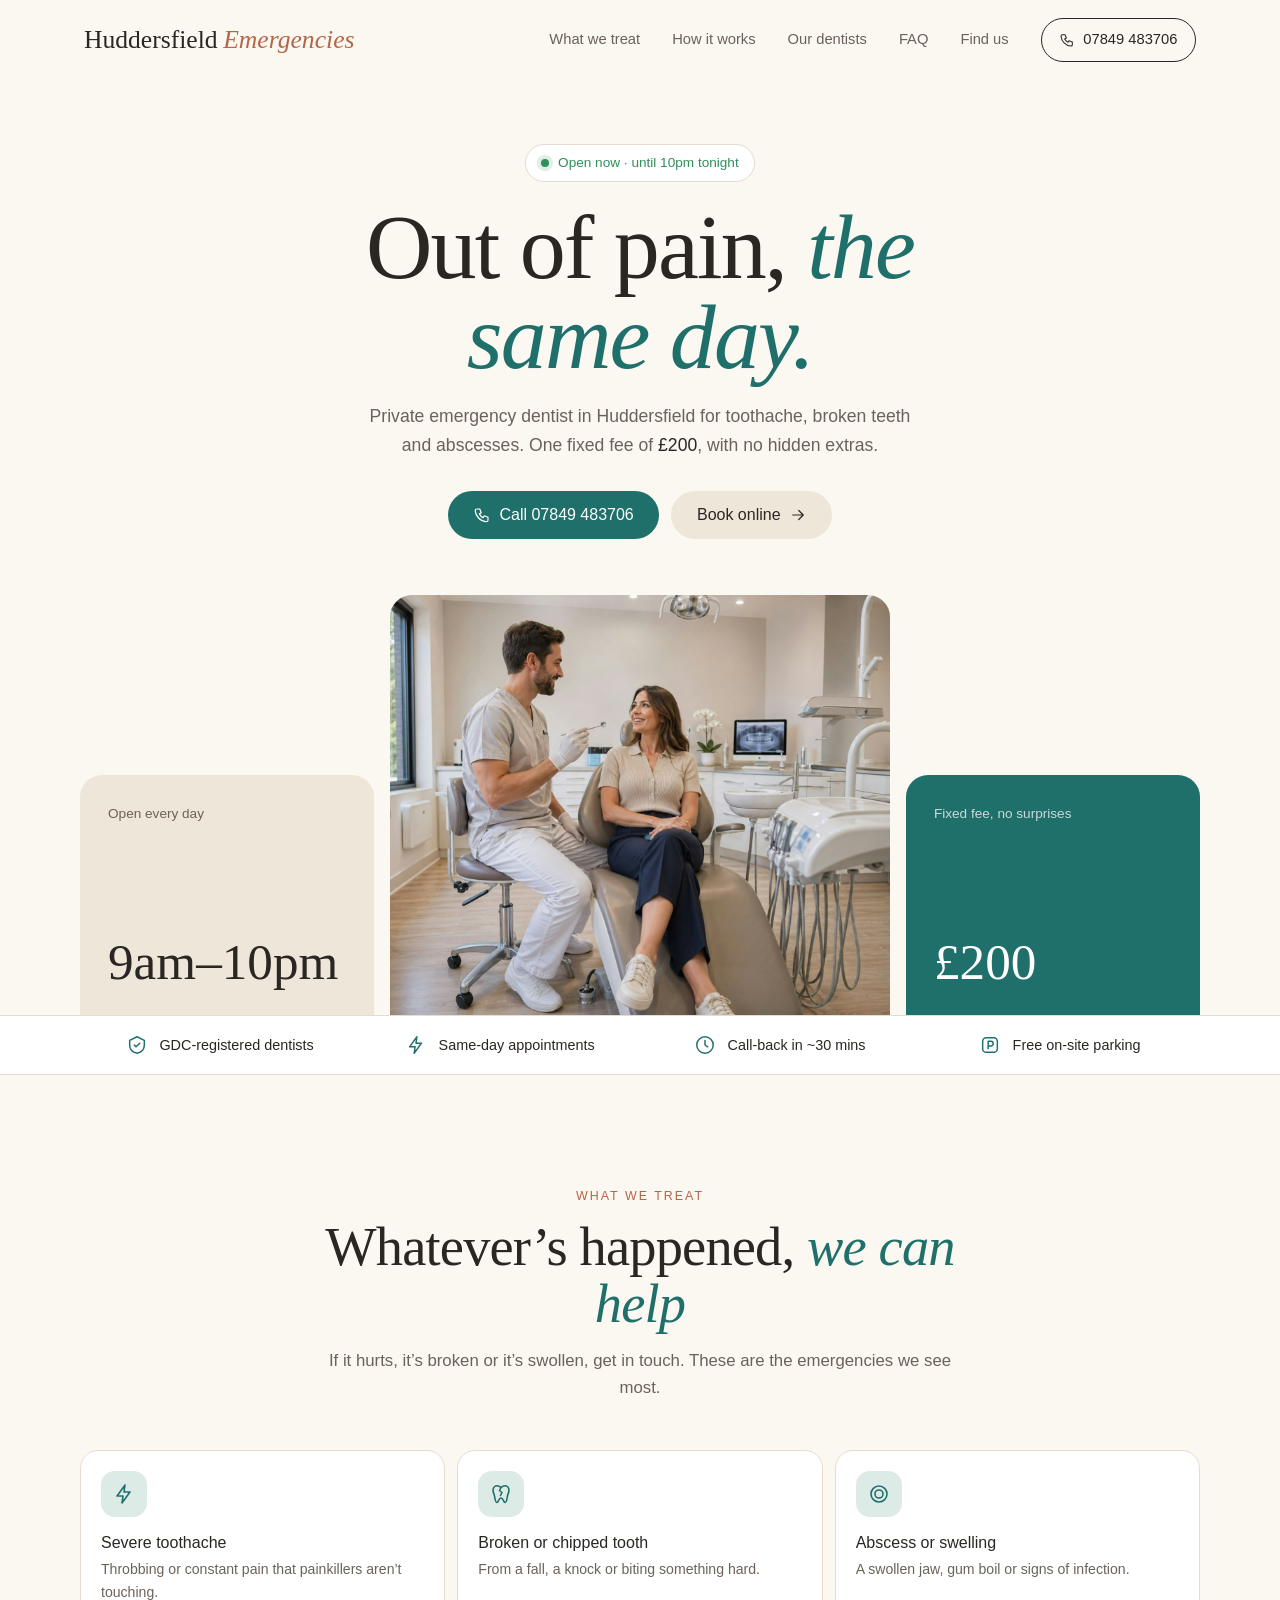
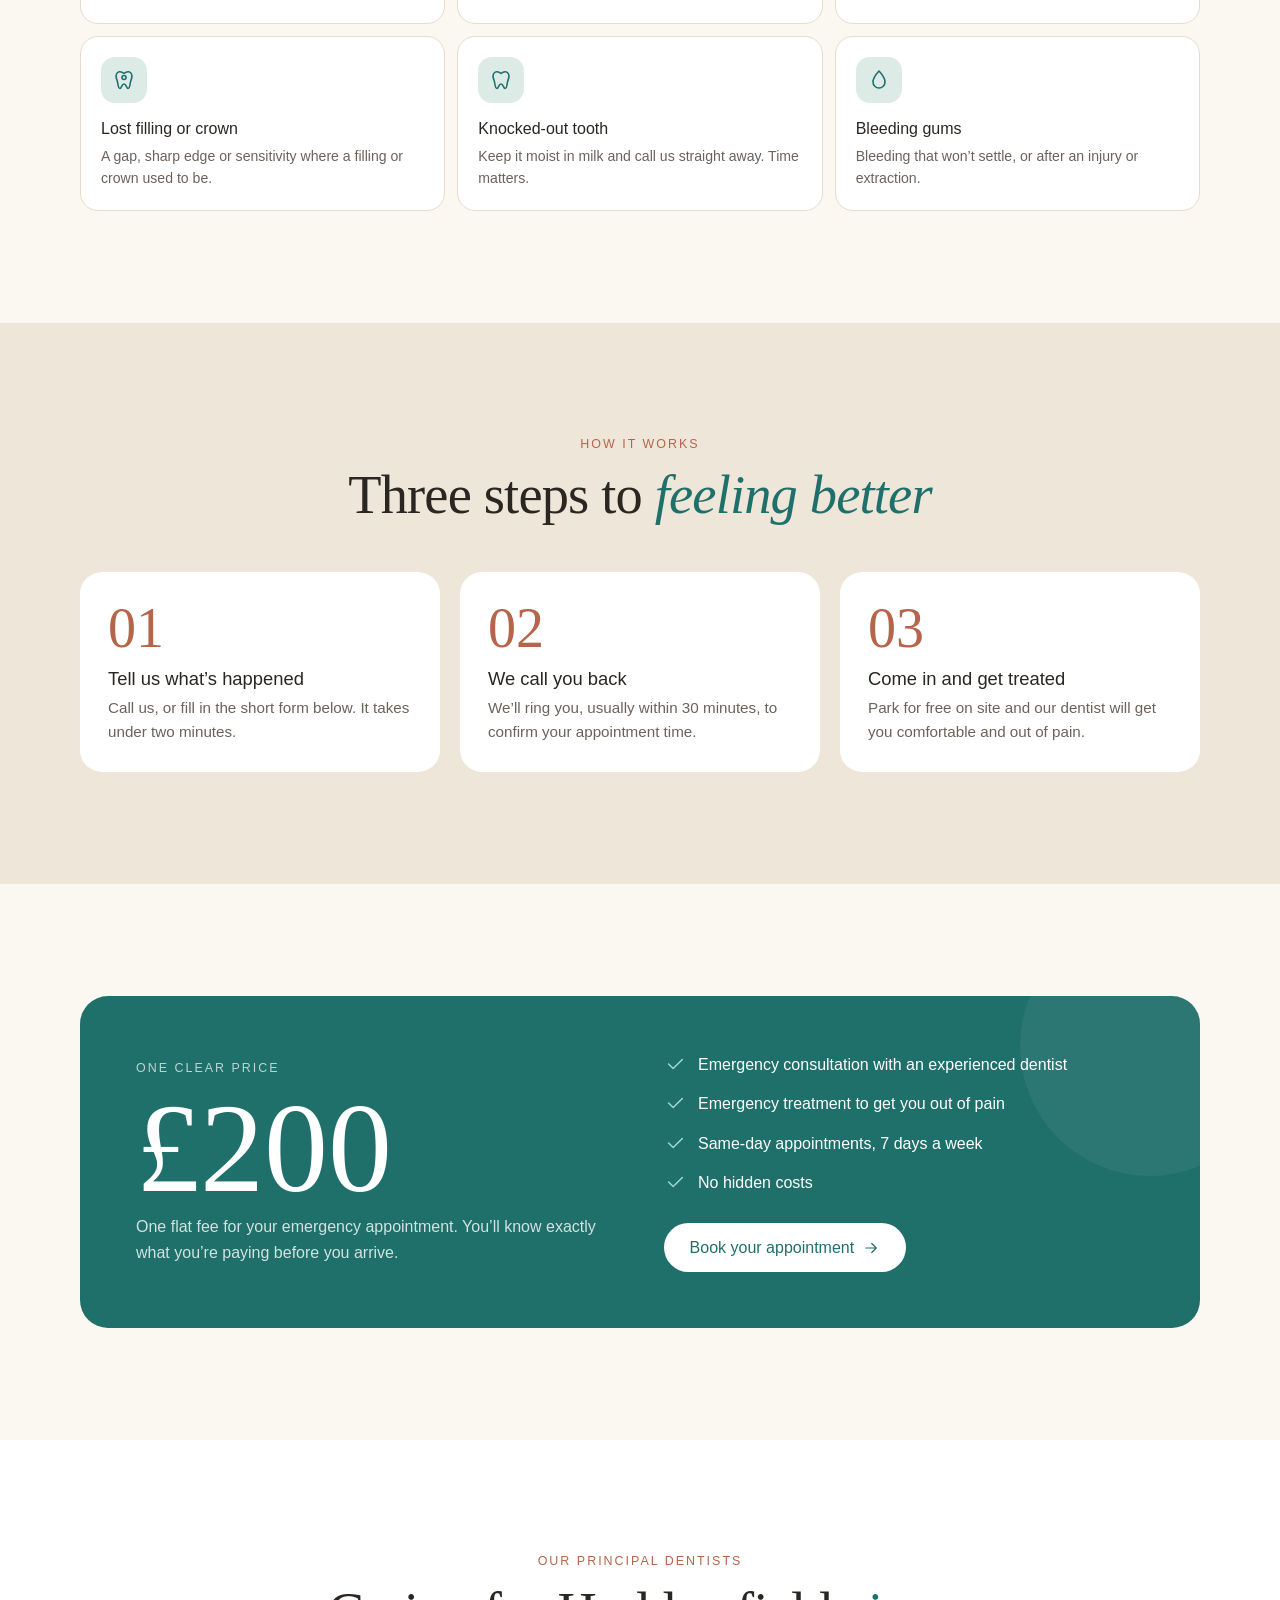
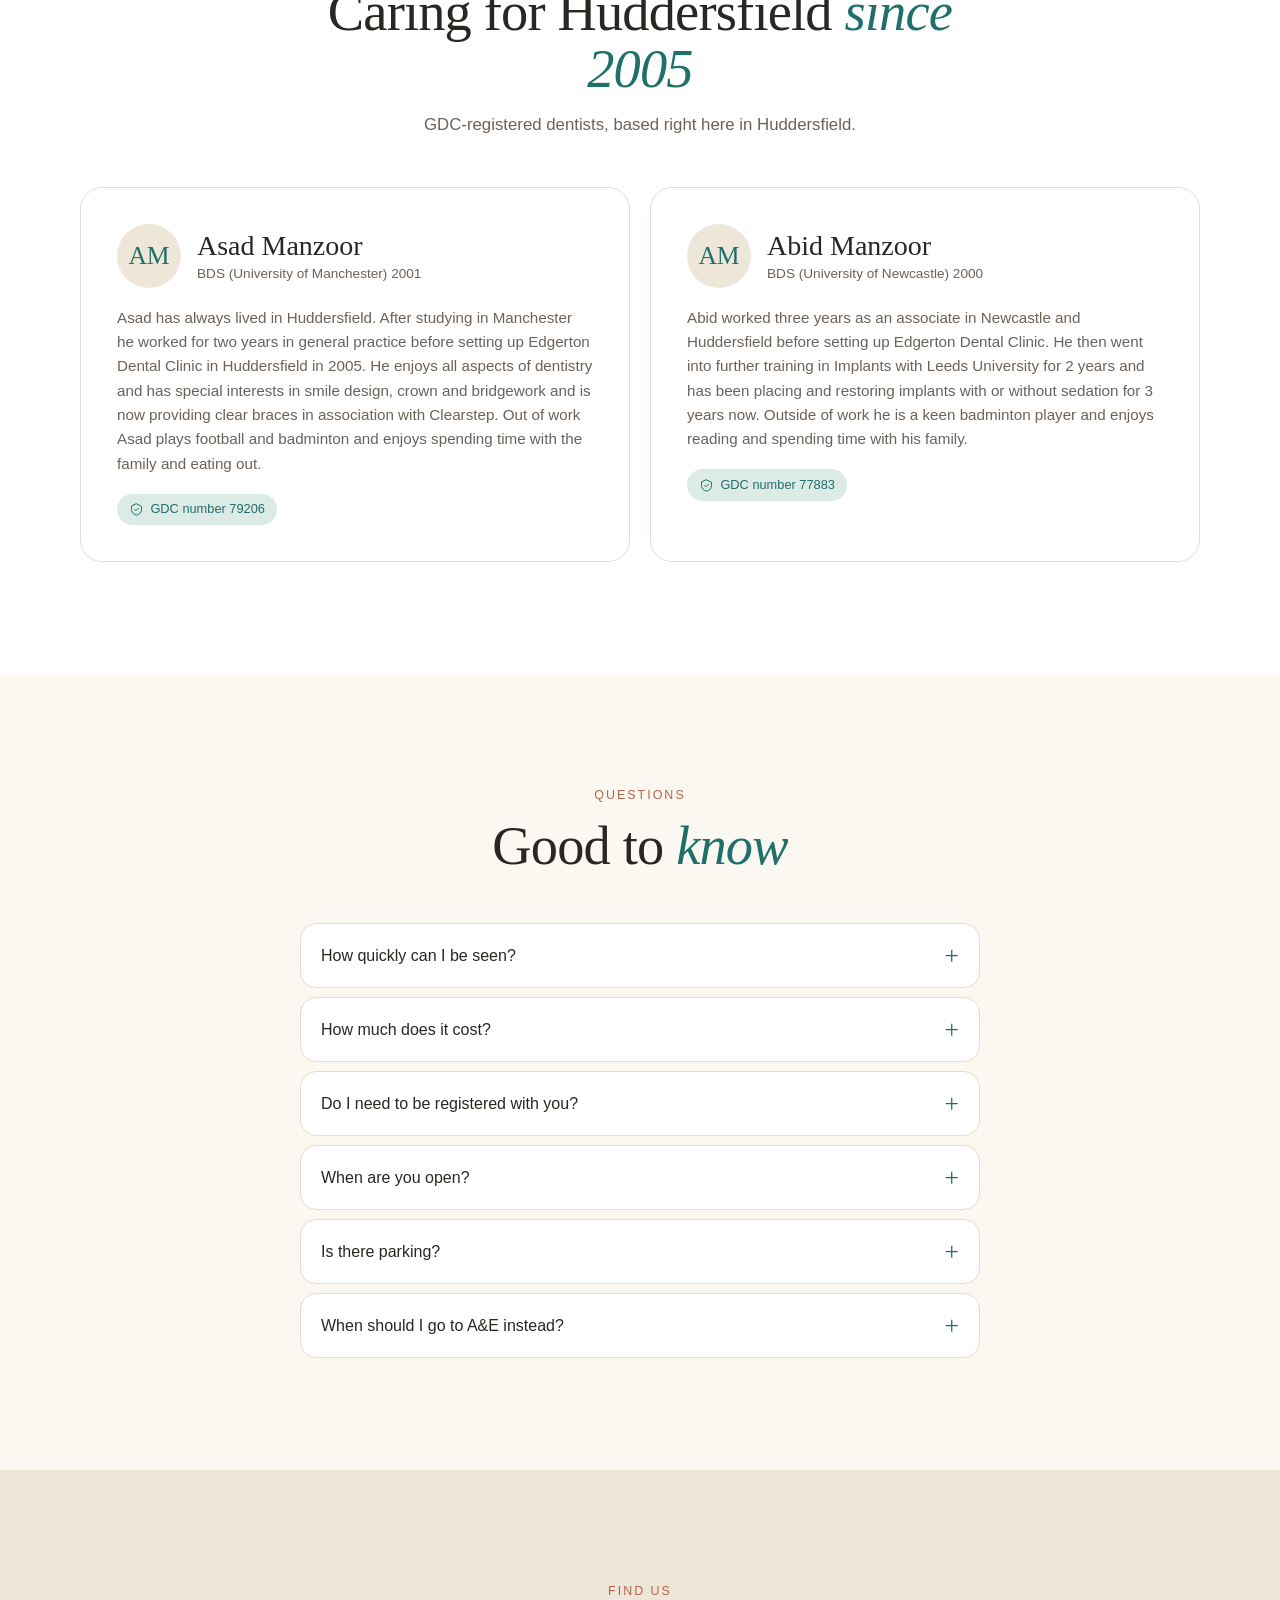
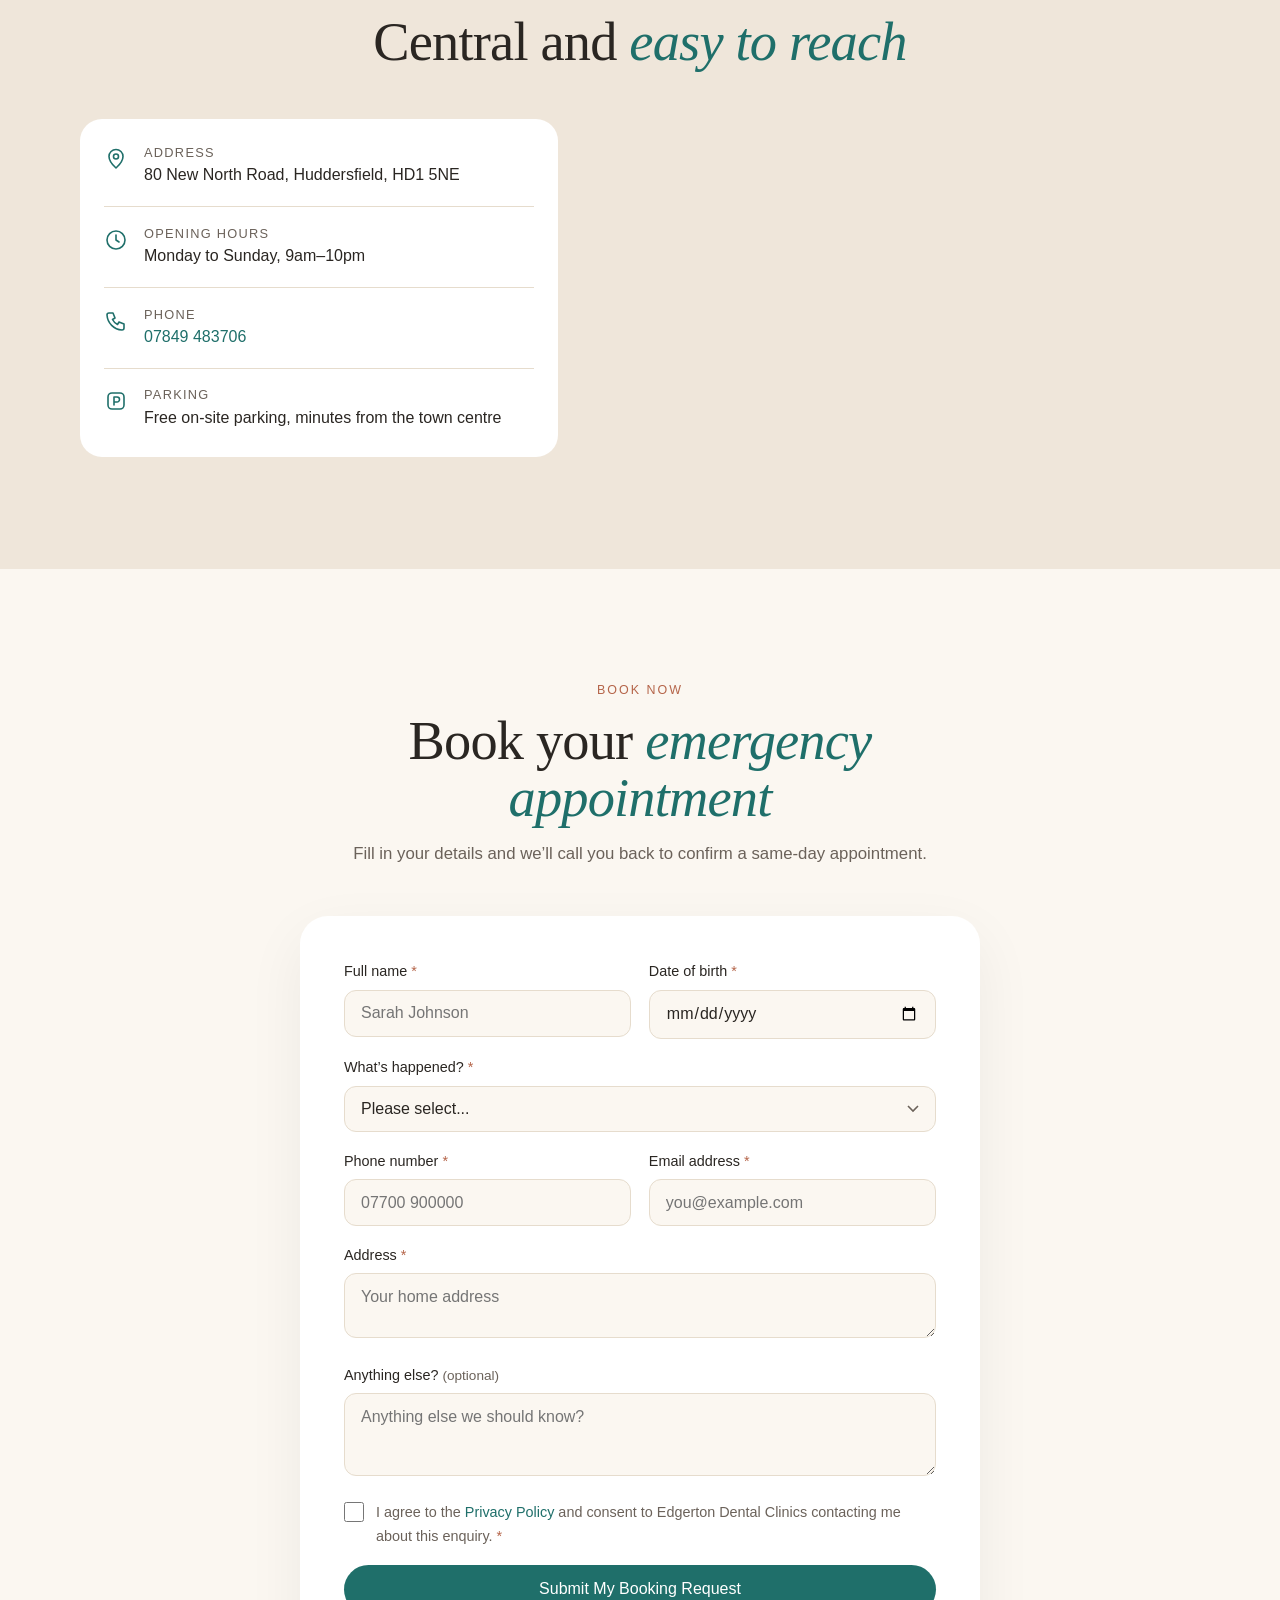
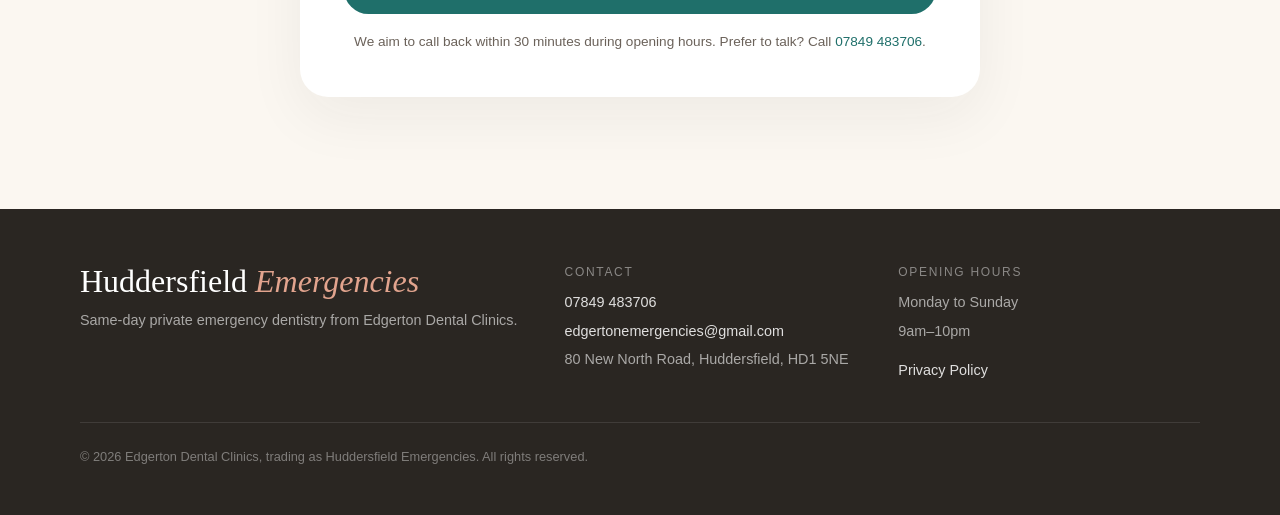
<file: index.html>
<!DOCTYPE html>
<html lang="en">
<head>
  <meta charset="UTF-8">
  <meta name="viewport" content="width=device-width, initial-scale=1.0">

  <!-- Primary SEO -->
  <title>Emergency Dentist Huddersfield | Same-Day, £200 Fixed Fee</title>
  <meta name="description" content="Same-day emergency dentist in Huddersfield, open 7 days 9am-10pm. Fixed £200 fee. Serving Leeds, Halifax, Wakefield, Dewsbury, Mirfield, Oldham, Rochdale & Barnsley. Call 07849 483706.">
  <meta name="keywords" content="emergency dentist Huddersfield, toothache Huddersfield, dental emergency Huddersfield, same day dentist Huddersfield, broken tooth Huddersfield, dentist open late Huddersfield, private dentist Huddersfield, dental abscess Huddersfield, dentist weekend Huddersfield, HD1 dentist, emergency dentist Leeds, emergency dentist Halifax, emergency dentist Wakefield, emergency dentist Dewsbury, emergency dentist Mirfield, emergency dentist Oldham, emergency dentist Rochdale, emergency dentist Barnsley, emergency dentist West Yorkshire">
  <meta name="robots" content="index, follow">
  <link rel="canonical" href="https://huddersfieldemergencies.co.uk/">
  <link rel="icon" type="image/svg+xml" href="favicon.svg">

  <!-- Security (partial — GitHub Pages can't send these as real response headers, only meta fallbacks) -->
  <meta http-equiv="Content-Security-Policy" content="default-src 'self'; script-src 'self' 'unsafe-inline' https://www.googletagmanager.com https://www.google-analytics.com; style-src 'self' 'unsafe-inline' https://fonts.googleapis.com; img-src 'self' data:; font-src 'self' https://fonts.gstatic.com; frame-src https://www.google.com; connect-src 'self' https://formspree.io https://www.google-analytics.com https://www.googletagmanager.com https://*.google-analytics.com https://*.analytics.google.com; form-action 'self' https://formspree.io; base-uri 'self'; object-src 'none';">
  <meta name="referrer" content="strict-origin-when-cross-origin">

  <!-- Open Graph (social sharing) -->
  <meta property="og:type" content="website">
  <meta property="og:title" content="Emergency Dentist Huddersfield | Same-Day | £200 Fixed Fee">
  <meta property="og:description" content="Same-day emergency dental appointments in Huddersfield. Open 7 days, 9am–10pm. Fixed £200 fee — no hidden costs. Book online now.">
  <meta property="og:url" content="https://huddersfieldemergencies.co.uk/">
  <meta property="og:image" content="https://huddersfieldemergencies.co.uk/clinic.jpg">
  <meta property="og:site_name" content="Huddersfield Emergencies">
  <meta property="og:locale" content="en_GB">
  <meta name="twitter:card" content="summary_large_image">
  <meta name="twitter:title" content="Emergency Dentist Huddersfield | Same-Day | £200 Fixed Fee">
  <meta name="twitter:description" content="Same-day emergency dental appointments in Huddersfield. Open 7 days, 9am–10pm. Fixed £200 fee — no hidden costs.">
  <meta name="twitter:image" content="https://huddersfieldemergencies.co.uk/clinic.jpg">

  <!-- Schema.org structured data — helps Google show rich results -->
  <script type="application/ld+json">
  {
    "@context": "https://schema.org",
    "@type": "Dentist",
    "name": "Huddersfield Emergencies",
    "description": "Same-day private emergency dental appointments in Huddersfield, serving patients from Leeds, Halifax, Wakefield, Dewsbury, Mirfield, Oldham, Rochdale and Barnsley. Fixed £200 fee. Open 7 days a week, 9am to 10pm.",
    "url": "https://huddersfieldemergencies.co.uk",
    "image": "https://huddersfieldemergencies.co.uk/clinic.jpg",
    "telephone": "+447849483706",
    "email": "edgertonemergencies@gmail.com",
    "priceRange": "£200",
    "address": {
      "@type": "PostalAddress",
      "streetAddress": "80 New North Road",
      "addressLocality": "Huddersfield",
      "postalCode": "HD1 5NE",
      "addressCountry": "GB"
    },
    "geo": {
      "@type": "GeoCoordinates",
      "latitude": 53.6481,
      "longitude": -1.7837
    },
    "openingHoursSpecification": [
      {
        "@type": "OpeningHoursSpecification",
        "dayOfWeek": ["Monday","Tuesday","Wednesday","Thursday","Friday","Saturday","Sunday"],
        "opens": "09:00",
        "closes": "22:00"
      }
    ],
    "areaServed": [
      { "@type": "City", "name": "Huddersfield" },
      { "@type": "City", "name": "Leeds" },
      { "@type": "City", "name": "Halifax" },
      { "@type": "City", "name": "Wakefield" },
      { "@type": "City", "name": "Dewsbury" },
      { "@type": "City", "name": "Mirfield" },
      { "@type": "City", "name": "Oldham" },
      { "@type": "City", "name": "Rochdale" },
      { "@type": "City", "name": "Barnsley" }
    ],
    "medicalSpecialty": "Dentistry",
    "employee": [
      {
        "@type": "Person",
        "name": "Asad Manzoor",
        "jobTitle": "Principal Dentist",
        "hasCredential": { "@type": "EducationalOccupationalCredential", "credentialCategory": "BDS, University of Manchester, 2001" },
        "identifier": { "@type": "PropertyValue", "name": "GDC number", "value": "79206" }
      },
      {
        "@type": "Person",
        "name": "Abid Manzoor",
        "jobTitle": "Principal Dentist",
        "hasCredential": { "@type": "EducationalOccupationalCredential", "credentialCategory": "BDS, University of Newcastle, 2000" },
        "identifier": { "@type": "PropertyValue", "name": "GDC number", "value": "77883" }
      }
    ],
    "availableService": [
      {"@type": "MedicalTherapy", "name": "Emergency Dental Appointment"},
      {"@type": "MedicalTherapy", "name": "Toothache Treatment"},
      {"@type": "MedicalTherapy", "name": "Broken Tooth Repair"},
      {"@type": "MedicalTherapy", "name": "Dental Abscess Treatment"},
      {"@type": "MedicalTherapy", "name": "Lost Filling Replacement"},
      {"@type": "MedicalTherapy", "name": "Knocked Out Tooth Treatment"}
    ]
  }
  </script>

  <!-- Google Analytics -->
  <script async src="https://www.googletagmanager.com/gtag/js?id=G-0R1780LKQJ"></script>
  <script>
    window.dataLayer = window.dataLayer || [];
    function gtag(){dataLayer.push(arguments);}
    gtag('js', new Date());
    gtag('config', 'G-0R1780LKQJ');
  </script>

  <link rel="preconnect" href="https://fonts.googleapis.com">
  <link rel="preconnect" href="https://fonts.gstatic.com" crossorigin>
  <link rel="stylesheet" href="https://fonts.googleapis.com/css2?family=DM+Sans:opsz,wght@9..40,400;9..40,500;9..40,700&family=Instrument+Serif:ital@0;1&display=swap">
  <link rel="preload" as="image" href="hero.jpg">
  <link rel="stylesheet" href="css/style.css?v=20261028b">
</head>
<body>

  <!-- Icon sprite -->
  <svg width="0" height="0" style="position:absolute" aria-hidden="true">
    <symbol id="i-phone" viewBox="0 0 24 24"><path d="M5 4h4l2 5-2.5 1.5a11 11 0 0 0 5 5L15 13l5 2v4a2 2 0 0 1-2 2A16 16 0 0 1 3 6a2 2 0 0 1 2-2"/></symbol>
    <symbol id="i-arrow" viewBox="0 0 24 24"><path d="M5 12h14M13 6l6 6-6 6"/></symbol>
    <symbol id="i-check" viewBox="0 0 24 24"><path d="M5 12l5 5L20 7"/></symbol>
    <symbol id="i-shield" viewBox="0 0 24 24"><path d="M12 3l8 4v5c0 5-3.5 8-8 9-4.5-1-8-4-8-9V7z"/><path d="M9 12l2 2 4-4"/></symbol>
    <symbol id="i-pound" viewBox="0 0 24 24"><path d="M17 18H7c1.5-1 2-2.5 2-4.5V9a3.5 3.5 0 0 1 6.5-1.8M7 13h7"/></symbol>
    <symbol id="i-clock" viewBox="0 0 24 24"><circle cx="12" cy="12" r="9"/><path d="M12 7v5l3 2"/></symbol>
    <symbol id="i-parking" viewBox="0 0 24 24"><rect x="4" y="4" width="16" height="16" rx="4"/><path d="M10 16V8h3a2.5 2.5 0 0 1 0 5h-3"/></symbol>
    <symbol id="i-pin" viewBox="0 0 24 24"><path d="M12 21s-7-6.2-7-11.5a7 7 0 0 1 14 0C19 14.8 12 21 12 21z"/><circle cx="12" cy="9.5" r="2.5"/></symbol>
    <symbol id="i-mail" viewBox="0 0 24 24"><rect x="3" y="5" width="18" height="14" rx="2"/><path d="M3 7l9 6 9-6"/></symbol>
    <symbol id="i-tooth" viewBox="0 0 24 24"><path d="M12 5.5C10.5 4.2 8.8 3.5 7.2 3.8 4.6 4.3 3.6 7 4.3 10c.5 2 1.2 3.2 1.5 5.5.4 3 .9 5 2.2 5 1.6 0 1.5-4.5 4-4.5s2.4 4.5 4 4.5c1.3 0 1.8-2 2.2-5 .3-2.3 1-3.5 1.5-5.5.7-3-.3-5.7-2.9-6.2-1.6-.3-3.3.4-4.8 1.7z"/></symbol>
    <symbol id="i-bolt" viewBox="0 0 24 24"><path d="M13 3L5 14h6l-1 7 8-11h-6z"/></symbol>
    <symbol id="i-crack" viewBox="0 0 24 24"><path d="M12 5.5C10.5 4.2 8.8 3.5 7.2 3.8 4.6 4.3 3.6 7 4.3 10c.5 2 1.2 3.2 1.5 5.5.4 3 .9 5 2.2 5 1.6 0 1.5-4.5 4-4.5s2.4 4.5 4 4.5c1.3 0 1.8-2 2.2-5 .3-2.3 1-3.5 1.5-5.5.7-3-.3-5.7-2.9-6.2-1.6-.3-3.3.4-4.8 1.7z"/><path d="M12 5.5l-1.5 3 2.5 2-1.5 3"/></symbol>
    <symbol id="i-swelling" viewBox="0 0 24 24"><circle cx="12" cy="12" r="8"/><circle cx="12" cy="12" r="4"/></symbol>
    <symbol id="i-filling" viewBox="0 0 24 24"><path d="M12 5.5C10.5 4.2 8.8 3.5 7.2 3.8 4.6 4.3 3.6 7 4.3 10c.5 2 1.2 3.2 1.5 5.5.4 3 .9 5 2.2 5 1.6 0 1.5-4.5 4-4.5s2.4 4.5 4 4.5c1.3 0 1.8-2 2.2-5 .3-2.3 1-3.5 1.5-5.5.7-3-.3-5.7-2.9-6.2-1.6-.3-3.3.4-4.8 1.7z"/><circle cx="12" cy="9.5" r="2"/></symbol>
    <symbol id="i-drop" viewBox="0 0 24 24"><path d="M12 3s6 6.5 6 11a6 6 0 0 1-12 0c0-4.5 6-11 6-11z"/></symbol>
    <symbol id="i-plus" viewBox="0 0 24 24"><path d="M12 5v14M5 12h14"/></symbol>
  </svg>

  <!-- NAV -->
  <header class="site-nav" id="site-nav">
    <div class="nav-inner">
      <a href="#home" class="nav-logo" aria-label="Huddersfield Emergencies home">
        <span class="logo-text">
          <span class="logo-main">Huddersfield</span>
          <span class="logo-sub">Emergencies</span>
        </span>
      </a>
      <button class="hamburger" aria-label="Open menu" aria-expanded="false" aria-controls="nav-links">
        <span></span><span></span><span></span>
      </button>
      <nav id="nav-links" class="nav-links" aria-label="Main navigation">
        <ul>
          <li><a href="#treat">What we treat</a></li>
          <li><a href="#how-it-works">How it works</a></li>
          <li><a href="#our-dentists">Our dentists</a></li>
          <li><a href="#faq">FAQ</a></li>
          <li><a href="#find-us">Find us</a></li>
          <li><a href="tel:+447849483706" class="nav-call"><svg class="icon" width="24" height="24" aria-hidden="true"><use href="#i-phone"/></svg>07849 483706</a></li>
        </ul>
      </nav>
    </div>
  </header>

  <main>

  <!-- HERO -->
  <section class="hero" id="home" aria-labelledby="hero-heading">
    <div class="container">
      <p class="status" id="open-status"><span class="status-dot"></span><span class="status-text">Open 7 days &middot; 9am&ndash;10pm</span></p>
      <h1 id="hero-heading">Out of pain, <em>the same day.</em></h1>
      <p class="hero-lead">Private emergency dentist in Huddersfield for toothache, broken teeth and abscesses. One fixed fee of <strong>&pound;200</strong>, with no hidden extras.</p>
      <div class="hero-actions">
        <a href="tel:+447849483706" class="btn btn-primary"><svg class="icon" width="24" height="24" aria-hidden="true"><use href="#i-phone"/></svg>Call 07849 483706</a>
        <a href="#book" class="btn btn-soft">Book online<svg class="icon" width="24" height="24" aria-hidden="true"><use href="#i-arrow"/></svg></a>
      </div>

      <div class="hero-gallery">
        <div class="tile">
          <small>Open every day</small>
          <b>9am&ndash;10pm</b>
        </div>
        <div class="hero-photo">
          <img src="hero.jpg" alt="A dentist chatting with a relaxed patient in a bright, modern dental surgery" width="1600" height="1200" fetchpriority="high">
        </div>
        <div class="tile tile--teal">
          <small>Fixed fee, no surprises</small>
          <b>&pound;200</b>
        </div>
      </div>
    </div>
  </section>

  <!-- TRUST STRIP -->
  <section class="trust" aria-label="Why patients trust us">
    <div class="container">
      <ul>
        <li><svg class="icon" width="24" height="24" aria-hidden="true"><use href="#i-shield"/></svg>GDC-registered dentists</li>
        <li><svg class="icon" width="24" height="24" aria-hidden="true"><use href="#i-bolt"/></svg>Same-day appointments</li>
        <li><svg class="icon" width="24" height="24" aria-hidden="true"><use href="#i-clock"/></svg>Call-back in ~30 mins</li>
        <li><svg class="icon" width="24" height="24" aria-hidden="true"><use href="#i-parking"/></svg>Free on-site parking</li>
      </ul>
    </div>
  </section>

  <!-- WHAT WE TREAT -->
  <section class="section" id="treat" aria-labelledby="treat-heading">
    <div class="container">
      <div class="section-head reveal">
        <p class="eyebrow">What we treat</p>
        <h2 id="treat-heading" class="section-heading">Whatever&rsquo;s happened, <em>we can help</em></h2>
        <p class="section-sub">If it hurts, it&rsquo;s broken or it&rsquo;s swollen, get in touch. These are the emergencies we see most.</p>
      </div>
      <div class="treat-grid">
        <article class="treat reveal">
          <div class="treat-icon"><svg class="icon" width="24" height="24" aria-hidden="true"><use href="#i-bolt"/></svg></div>
          <h3>Severe toothache</h3>
          <p>Throbbing or constant pain that painkillers aren&rsquo;t touching.</p>
        </article>
        <article class="treat reveal">
          <div class="treat-icon"><svg class="icon" width="24" height="24" aria-hidden="true"><use href="#i-crack"/></svg></div>
          <h3>Broken or chipped tooth</h3>
          <p>From a fall, a knock or biting something hard.</p>
        </article>
        <article class="treat reveal">
          <div class="treat-icon"><svg class="icon" width="24" height="24" aria-hidden="true"><use href="#i-swelling"/></svg></div>
          <h3>Abscess or swelling</h3>
          <p>A swollen jaw, gum boil or signs of infection.</p>
        </article>
        <article class="treat reveal">
          <div class="treat-icon"><svg class="icon" width="24" height="24" aria-hidden="true"><use href="#i-filling"/></svg></div>
          <h3>Lost filling or crown</h3>
          <p>A gap, sharp edge or sensitivity where a filling or crown used to be.</p>
        </article>
        <article class="treat reveal">
          <div class="treat-icon"><svg class="icon" width="24" height="24" aria-hidden="true"><use href="#i-tooth"/></svg></div>
          <h3>Knocked-out tooth</h3>
          <p>Keep it moist in milk and call us straight away. Time matters.</p>
        </article>
        <article class="treat reveal">
          <div class="treat-icon"><svg class="icon" width="24" height="24" aria-hidden="true"><use href="#i-drop"/></svg></div>
          <h3>Bleeding gums</h3>
          <p>Bleeding that won&rsquo;t settle, or after an injury or extraction.</p>
        </article>
      </div>
    </div>
  </section>

  <!-- HOW IT WORKS -->
  <section class="section section--sand" id="how-it-works" aria-labelledby="how-heading">
    <div class="container">
      <div class="section-head reveal">
        <p class="eyebrow">How it works</p>
        <h2 id="how-heading" class="section-heading">Three steps to <em>feeling better</em></h2>
      </div>
      <ol class="steps">
        <li class="step reveal">
          <span class="step-number">01</span>
          <h3>Tell us what&rsquo;s happened</h3>
          <p>Call us, or fill in the short form below. It takes under two minutes.</p>
        </li>
        <li class="step reveal">
          <span class="step-number">02</span>
          <h3>We call you back</h3>
          <p>We&rsquo;ll ring you, usually within 30 minutes, to confirm your appointment time.</p>
        </li>
        <li class="step reveal">
          <span class="step-number">03</span>
          <h3>Come in and get treated</h3>
          <p>Park for free on site and our dentist will get you comfortable and out of pain.</p>
        </li>
      </ol>
    </div>
  </section>

  <!-- PRICE -->
  <section class="section" id="price" aria-labelledby="price-heading">
    <div class="container">
      <div class="price-card reveal">
        <div>
          <p class="eyebrow">One clear price</p>
          <h2 id="price-heading" class="price-amount">&pound;200</h2>
          <p>One flat fee for your emergency appointment. You&rsquo;ll know exactly what you&rsquo;re paying before you arrive.</p>
        </div>
        <div>
          <ul class="price-list">
            <li><svg class="icon" width="24" height="24" aria-hidden="true"><use href="#i-check"/></svg>Emergency consultation with an experienced dentist</li>
            <li><svg class="icon" width="24" height="24" aria-hidden="true"><use href="#i-check"/></svg>Emergency treatment to get you out of pain</li>
            <li><svg class="icon" width="24" height="24" aria-hidden="true"><use href="#i-check"/></svg>Same-day appointments, 7 days a week</li>
            <li><svg class="icon" width="24" height="24" aria-hidden="true"><use href="#i-check"/></svg>No hidden costs</li>
          </ul>
          <p style="margin-top:1.75rem"><a href="#book" class="btn btn-primary">Book your appointment<svg class="icon" width="24" height="24" aria-hidden="true"><use href="#i-arrow"/></svg></a></p>
        </div>
      </div>
    </div>
  </section>

  <!-- DENTISTS -->
  <section class="section section--white" id="our-dentists" aria-labelledby="dentists-heading">
    <div class="container">
      <div class="section-head reveal">
        <p class="eyebrow">Our principal dentists</p>
        <h2 id="dentists-heading" class="section-heading">Caring for Huddersfield <em>since 2005</em></h2>
        <p class="section-sub">GDC-registered dentists, based right here in Huddersfield.</p>
      </div>
      <div class="team-grid">
        <article class="team-card reveal">
          <div class="team-top">
            <div class="team-avatar" aria-hidden="true">AM</div>
            <h3>Asad Manzoor<span class="team-quals">BDS (University of Manchester) 2001</span></h3>
          </div>
          <p class="team-bio">Asad has always lived in Huddersfield. After studying in Manchester he worked for two years in general practice before setting up Edgerton Dental Clinic in Huddersfield in 2005. He enjoys all aspects of dentistry and has special interests in smile design, crown and bridgework and is now providing clear braces in association with Clearstep. Out of work Asad plays football and badminton and enjoys spending time with the family and eating out.</p>
          <p class="team-gdc"><svg class="icon" width="24" height="24" aria-hidden="true"><use href="#i-shield"/></svg>GDC number 79206</p>
        </article>
        <article class="team-card reveal">
          <div class="team-top">
            <div class="team-avatar" aria-hidden="true">AM</div>
            <h3>Abid Manzoor<span class="team-quals">BDS (University of Newcastle) 2000</span></h3>
          </div>
          <p class="team-bio">Abid worked three years as an associate in Newcastle and Huddersfield before setting up Edgerton Dental Clinic. He then went into further training in Implants with Leeds University for 2 years and has been placing and restoring implants with or without sedation for 3 years now. Outside of work he is a keen badminton player and enjoys reading and spending time with his family.</p>
          <p class="team-gdc"><svg class="icon" width="24" height="24" aria-hidden="true"><use href="#i-shield"/></svg>GDC number 77883</p>
        </article>
      </div>
    </div>
  </section>

  <!-- FAQ -->
  <section class="section" id="faq" aria-labelledby="faq-heading">
    <div class="container container--narrow">
      <div class="section-head reveal">
        <p class="eyebrow">Questions</p>
        <h2 id="faq-heading" class="section-heading">Good to <em>know</em></h2>
      </div>
      <div class="faq reveal">
        <details>
          <summary>How quickly can I be seen?</summary>
          <p>We offer same-day appointments. Call us or book online and we&rsquo;ll ring you back, usually within 30 minutes, to confirm a time today.</p>
        </details>
        <details>
          <summary>How much does it cost?</summary>
          <p>A fixed fee of &pound;200 covers your emergency consultation and treatment. There are no hidden costs.</p>
        </details>
        <details>
          <summary>Do I need to be registered with you?</summary>
          <p>No. We&rsquo;re a private emergency service, so anyone can book, whether or not you have a regular dentist.</p>
        </details>
        <details>
          <summary>When are you open?</summary>
          <p>Every day, including weekends, from 9am to 10pm.</p>
        </details>
        <details>
          <summary>Is there parking?</summary>
          <p>Yes, there&rsquo;s free on-site parking at 80 New North Road, just minutes from Huddersfield town centre.</p>
        </details>
        <details>
          <summary>When should I go to A&amp;E instead?</summary>
          <p>If you have swelling that&rsquo;s affecting your breathing, swallowing or vision, heavy bleeding that won&rsquo;t stop, or a serious facial injury, go to A&amp;E or call 999. For urgent NHS advice, call 111.</p>
        </details>
      </div>
    </div>
  </section>

  <!-- FIND US -->
  <section class="section section--sand" id="find-us" aria-labelledby="location-heading">
    <div class="container">
      <div class="section-head reveal">
        <p class="eyebrow">Find us</p>
        <h2 id="location-heading" class="section-heading">Central and <em>easy to reach</em></h2>
      </div>
      <div class="location-grid">
        <div class="location-info reveal">
          <div class="location-row">
            <svg class="icon" width="24" height="24" aria-hidden="true"><use href="#i-pin"/></svg>
            <div><h3>Address</h3><p>80 New North Road, Huddersfield, HD1 5NE</p></div>
          </div>
          <div class="location-row">
            <svg class="icon" width="24" height="24" aria-hidden="true"><use href="#i-clock"/></svg>
            <div><h3>Opening hours</h3><p>Monday to Sunday, 9am&ndash;10pm</p></div>
          </div>
          <div class="location-row">
            <svg class="icon" width="24" height="24" aria-hidden="true"><use href="#i-phone"/></svg>
            <div><h3>Phone</h3><p><a href="tel:+447849483706">07849 483706</a></p></div>
          </div>
          <div class="location-row">
            <svg class="icon" width="24" height="24" aria-hidden="true"><use href="#i-parking"/></svg>
            <div><h3>Parking</h3><p>Free on-site parking, minutes from the town centre</p></div>
          </div>
        </div>
        <div class="location-map reveal">
          <iframe
            src="https://www.google.com/maps/embed?pb=!1m18!1m12!1m3!1d2356.5!2d-1.7837!3d53.6481!2m3!1f0!2f0!3f0!3m2!1i1024!2i768!4f13.1!3m3!1m2!1s0x0%3A0x0!2s80+New+North+Rd%2C+Huddersfield+HD1+5NE!5e0!3m2!1sen!2suk!4v1"
            allowfullscreen=""
            loading="lazy"
            referrerpolicy="no-referrer-when-downgrade"
            title="Map showing 80 New North Road, Huddersfield HD1 5NE">
          </iframe>
        </div>
      </div>
    </div>
  </section>

  <!-- BOOKING FORM -->
  <section class="section" id="book" aria-labelledby="book-heading">
    <div class="container container--narrow">
      <div class="section-head reveal">
        <p class="eyebrow">Book now</p>
        <h2 id="book-heading" class="section-heading">Book your <em>emergency appointment</em></h2>
        <p class="section-sub">Fill in your details and we&rsquo;ll call you back to confirm a same-day appointment.</p>
      </div>

      <div class="booking-card reveal">
        <form class="booking-form" id="booking-form" action="https://formspree.io/f/xkoaqgnz" method="POST" novalidate>
          <input type="hidden" name="_subject" value="New Emergency Dental Booking Request">

          <div class="form-row">
            <div class="form-group">
              <label for="full-name">Full name <span class="required" aria-hidden="true">*</span></label>
              <input type="text" id="full-name" name="full-name" required autocomplete="name" placeholder="Sarah Johnson">
            </div>
            <div class="form-group">
              <label for="dob">Date of birth <span class="required" aria-hidden="true">*</span></label>
              <input type="date" id="dob" name="dob" required>
            </div>
          </div>

          <div class="form-group">
            <label for="emergency-cause">What&rsquo;s happened? <span class="required" aria-hidden="true">*</span></label>
            <select id="emergency-cause" name="emergency-cause" required>
              <option value="" disabled selected>Please select...</option>
              <option value="toothache">Severe Toothache</option>
              <option value="broken">Broken / Chipped Tooth</option>
              <option value="filling">Lost Filling or Crown</option>
              <option value="knocked-out">Knocked Out Tooth</option>
              <option value="abscess">Swollen Jaw or Abscess</option>
              <option value="bleeding">Bleeding Gums</option>
              <option value="other">Other</option>
            </select>
          </div>

          <div class="form-row">
            <div class="form-group">
              <label for="phone">Phone number <span class="required" aria-hidden="true">*</span></label>
              <input type="tel" id="phone" name="phone" required autocomplete="tel" placeholder="07700 900000">
            </div>
            <div class="form-group">
              <label for="email">Email address <span class="required" aria-hidden="true">*</span></label>
              <input type="email" id="email" name="email" required autocomplete="email" placeholder="you@example.com">
            </div>
          </div>

          <div class="form-group">
            <label for="address">Address <span class="required" aria-hidden="true">*</span></label>
            <textarea id="address" name="address" required rows="2" autocomplete="street-address" placeholder="Your home address"></textarea>
          </div>

          <div class="form-group">
            <label for="notes">Anything else? <span class="optional">(optional)</span></label>
            <textarea id="notes" name="notes" rows="3" placeholder="Anything else we should know?"></textarea>
          </div>

          <div class="form-consent">
            <label class="checkbox-label">
              <input type="checkbox" id="consent" name="consent" required>
              <span>I agree to the <a href="privacy.html" target="_blank" rel="noopener">Privacy Policy</a> and consent to Edgerton Dental Clinics contacting me about this enquiry. <span class="required" aria-hidden="true">*</span></span>
            </label>
          </div>

          <button type="submit" class="btn btn-primary btn-full">Submit My Booking Request</button>

          <p class="form-small-print">We aim to call back within 30 minutes during opening hours. Prefer to talk? Call <a href="tel:+447849483706">07849 483706</a>.</p>
        </form>

        <div class="form-success" id="form-success" hidden tabindex="-1" aria-live="polite">
          <div class="success-icon"><svg class="icon" width="24" height="24" aria-hidden="true"><use href="#i-check"/></svg></div>
          <h3>Thank you</h3>
          <p>We&rsquo;ll call you back shortly to confirm your appointment. See you at 80 New North Road, HD1 5NE.</p>
        </div>
      </div>
    </div>
  </section>

  </main>

  <!-- FOOTER -->
  <footer class="site-footer">
    <div class="container">
      <div class="footer-grid">
        <div>
          <p class="footer-logo">Huddersfield <em>Emergencies</em></p>
          <p>Same-day private emergency dentistry from Edgerton Dental Clinics.</p>
        </div>
        <div>
          <h4>Contact</h4>
          <p><a href="tel:+447849483706">07849 483706</a></p>
          <p><a href="mailto:edgertonemergencies@gmail.com">edgertonemergencies@gmail.com</a></p>
          <p>80 New North Road, Huddersfield, HD1 5NE</p>
        </div>
        <div>
          <h4>Opening hours</h4>
          <p>Monday to Sunday</p>
          <p>9am&ndash;10pm</p>
          <p style="margin-top:1rem"><a href="privacy.html">Privacy Policy</a></p>
        </div>
      </div>
      <p class="footer-copy">&copy; 2026 Edgerton Dental Clinics, trading as Huddersfield Emergencies. All rights reserved.</p>
    </div>
  </footer>

  <!-- MOBILE CALL BAR -->
  <div class="mobile-bar">
    <a href="tel:+447849483706" class="btn btn-primary"><svg class="icon" width="24" height="24" aria-hidden="true"><use href="#i-phone"/></svg>Call now</a>
    <a href="#book" class="btn btn-soft">Book online</a>
  </div>

  <script src="js/main.js?v=20261028b"></script>
</body>
</html>
</file>
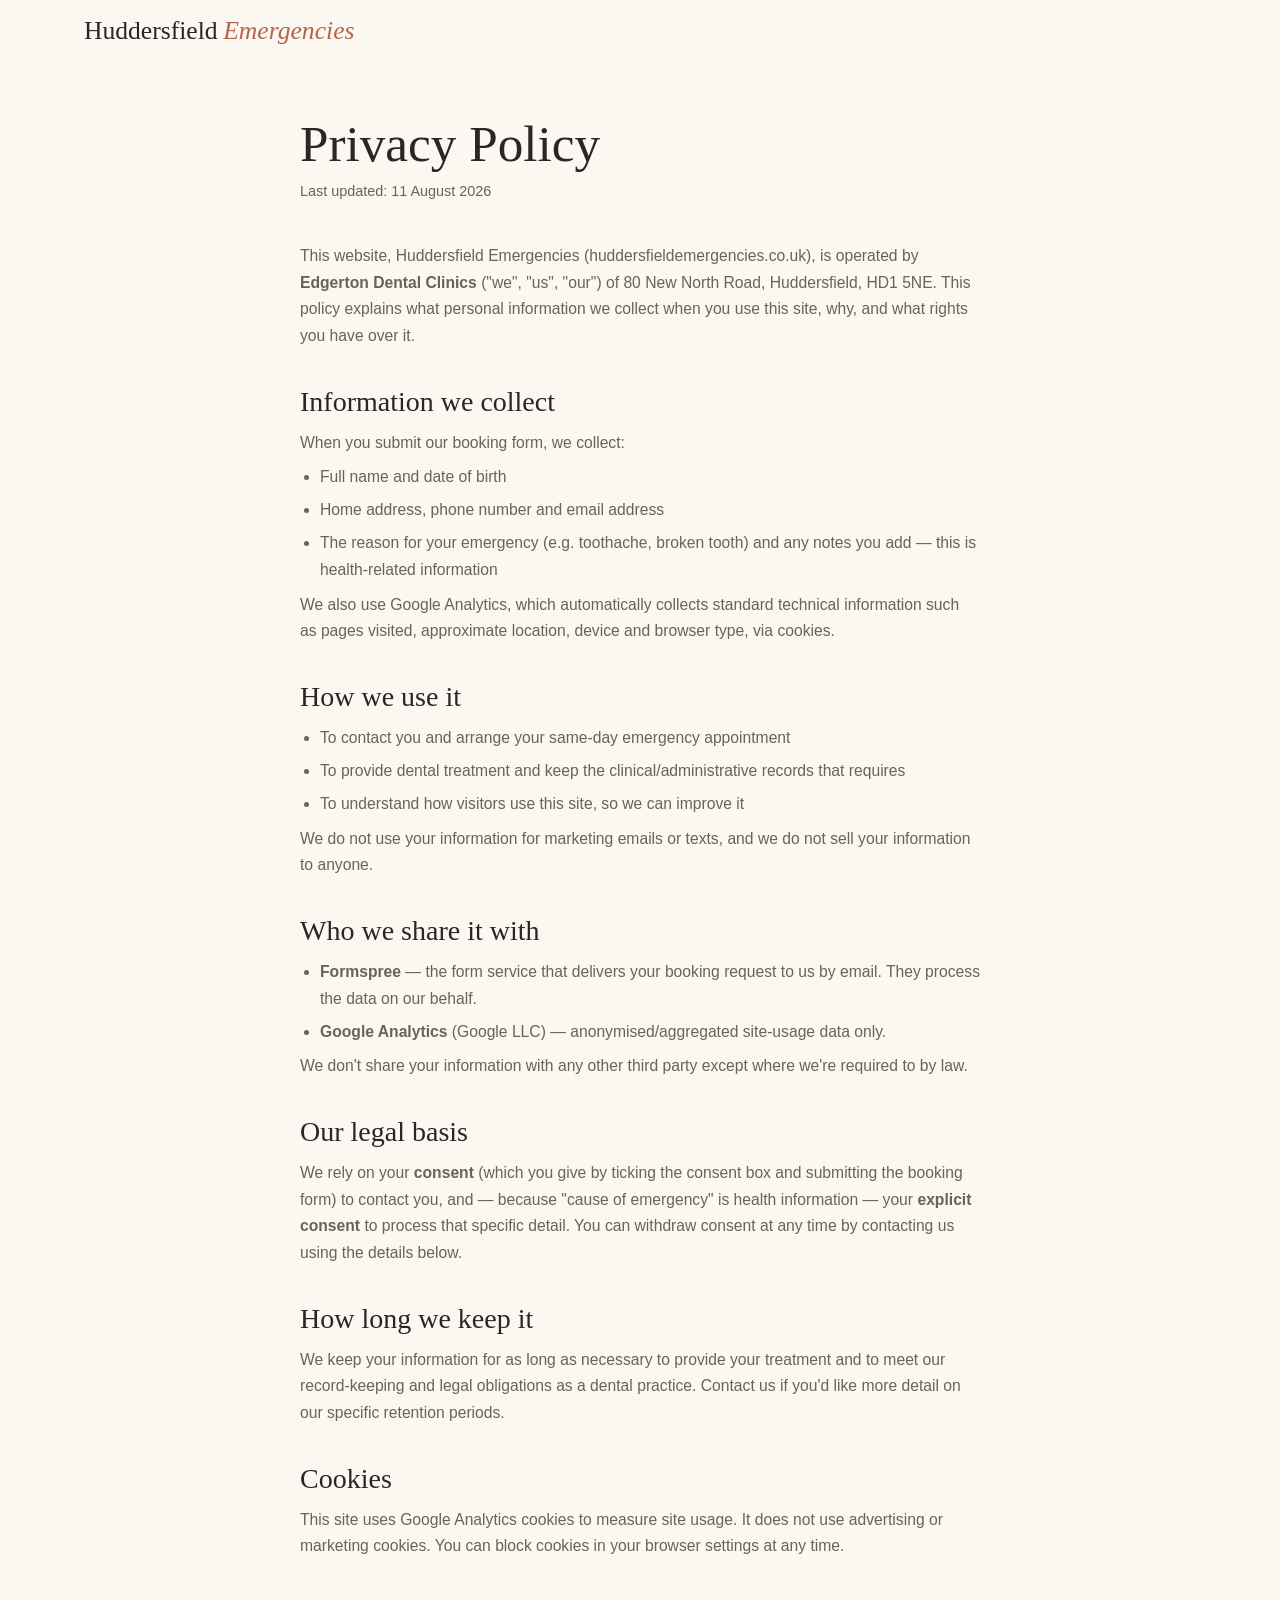
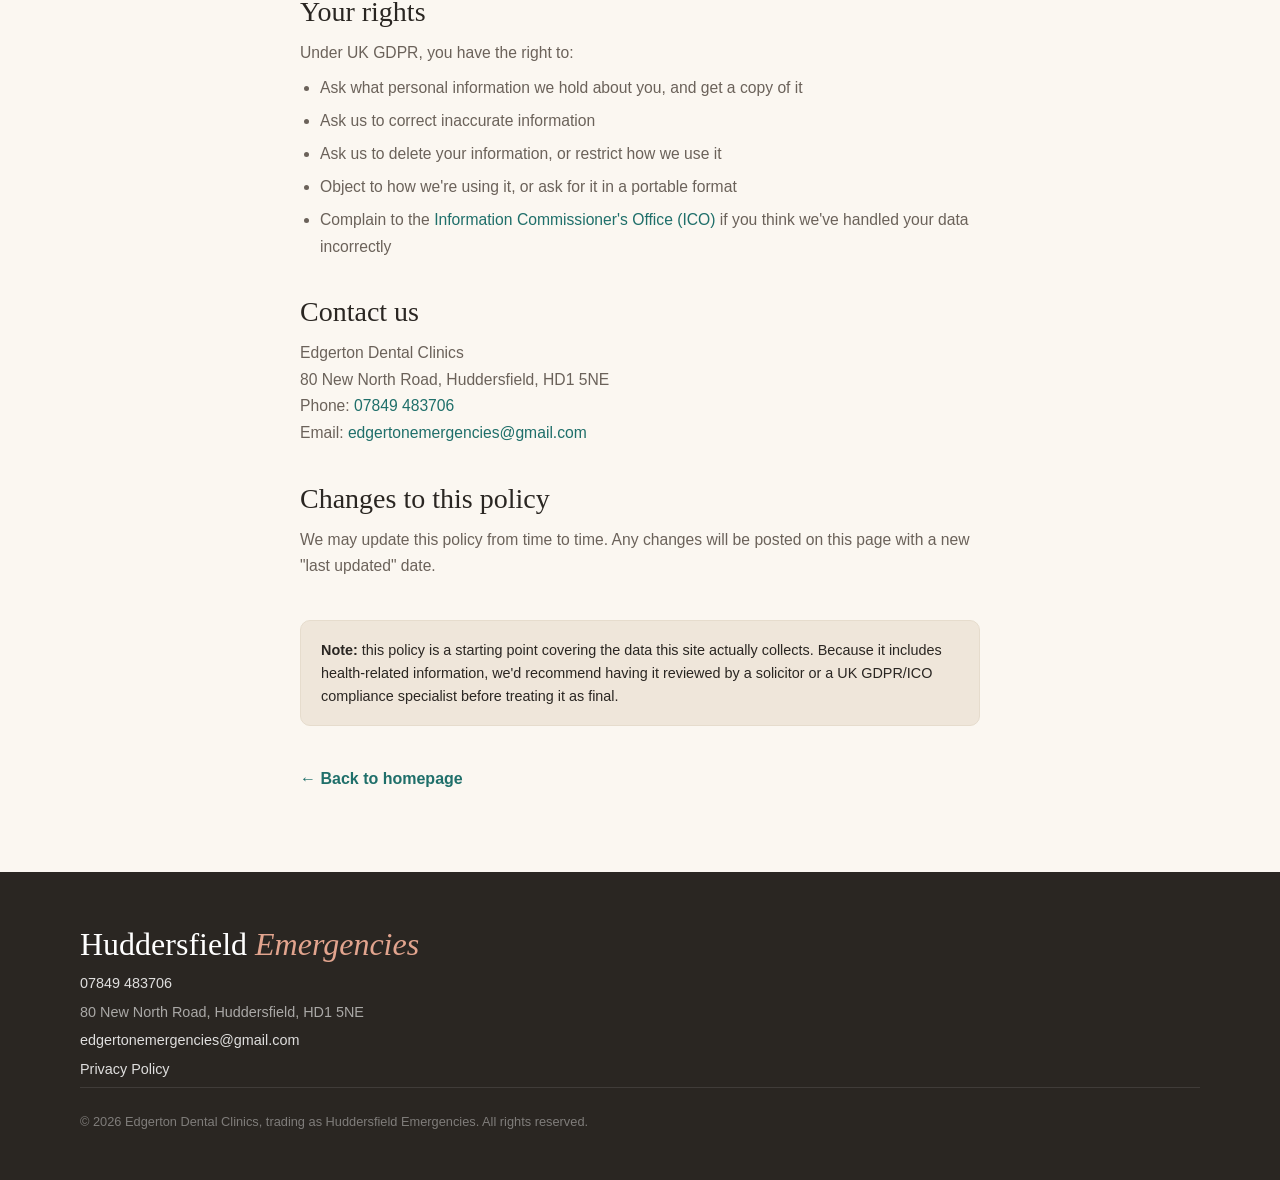
<file: privacy.html>
<!DOCTYPE html>
<html lang="en">
<head>
  <meta charset="UTF-8">
  <meta name="viewport" content="width=device-width, initial-scale=1.0">

  <title>Privacy Policy | Huddersfield Emergencies</title>
  <meta name="description" content="How Edgerton Dental Clinics collects, uses, and protects your personal information when you use the Huddersfield Emergencies emergency dentist booking service.">
  <meta name="robots" content="index, follow">
  <link rel="canonical" href="https://huddersfieldemergencies.co.uk/privacy.html">
  <link rel="icon" type="image/svg+xml" href="favicon.svg">

  <meta http-equiv="Content-Security-Policy" content="default-src 'self'; script-src 'self' 'unsafe-inline' https://www.googletagmanager.com https://www.google-analytics.com; style-src 'self' 'unsafe-inline' https://fonts.googleapis.com; img-src 'self' data:; font-src 'self' https://fonts.gstatic.com; connect-src 'self' https://www.google-analytics.com https://www.googletagmanager.com https://*.google-analytics.com https://*.analytics.google.com; base-uri 'self'; object-src 'none';">
  <meta name="referrer" content="strict-origin-when-cross-origin">

  <!-- Google Analytics -->
  <script async src="https://www.googletagmanager.com/gtag/js?id=G-0R1780LKQJ"></script>
  <script>
    window.dataLayer = window.dataLayer || [];
    function gtag(){dataLayer.push(arguments);}
    gtag('js', new Date());
    gtag('config', 'G-0R1780LKQJ');
  </script>

  <link rel="stylesheet" href="https://fonts.googleapis.com/css2?family=DM+Sans:opsz,wght@9..40,400;9..40,500;9..40,700&family=Instrument+Serif:ital@0;1&display=swap">
  <link rel="stylesheet" href="css/style.css?v=20261028b">
  <style>
    .policy { padding: 3.5rem 1.25rem 5rem; max-width: 720px; margin: 0 auto; }
    .policy h1 { font: 400 3.2rem/1.05 var(--serif); color: var(--charcoal); margin-bottom: 0.5rem; }
    .policy .updated { color: var(--gray); font-size: 0.9rem; margin-bottom: 2.5rem; }
    .policy h2 { font: 400 1.75rem var(--serif); color: var(--charcoal); margin: 2.25rem 0 0.75rem; }
    .policy p, .policy li { color: var(--gray); font-size: 0.98rem; line-height: 1.7; }
    .policy ul { margin: 0.5rem 0 0.5rem 1.25rem; }
    .policy li { margin-bottom: 0.4rem; }
    .policy a { color: var(--teal); }
    .policy .note {
      background: var(--light);
      border: 1px solid var(--border);
      border-radius: 10px;
      padding: 1.1rem 1.25rem;
      font-size: 0.9rem;
      color: var(--charcoal);
      margin-top: 2.5rem;
    }
    .back-home { display: inline-block; margin-top: 2.5rem; font-weight: 600; }
  </style>
</head>
<body>

  <header class="site-nav" id="site-nav">
    <div class="nav-inner">
      <a href="index.html" class="nav-logo" aria-label="Huddersfield Emergencies home">
        <span class="logo-text">
          <span class="logo-main">Huddersfield</span>
          <span class="logo-sub">Emergencies</span>
        </span>
      </a>
    </div>
  </header>

  <main class="policy">
    <h1>Privacy Policy</h1>
    <p class="updated">Last updated: 11 August 2026</p>

    <p>This website, Huddersfield Emergencies (huddersfieldemergencies.co.uk), is operated by <strong>Edgerton Dental Clinics</strong> ("we", "us", "our") of 80 New North Road, Huddersfield, HD1 5NE. This policy explains what personal information we collect when you use this site, why, and what rights you have over it.</p>

    <h2>Information we collect</h2>
    <p>When you submit our booking form, we collect:</p>
    <ul>
      <li>Full name and date of birth</li>
      <li>Home address, phone number and email address</li>
      <li>The reason for your emergency (e.g. toothache, broken tooth) and any notes you add — this is health-related information</li>
    </ul>
    <p>We also use Google Analytics, which automatically collects standard technical information such as pages visited, approximate location, device and browser type, via cookies.</p>

    <h2>How we use it</h2>
    <ul>
      <li>To contact you and arrange your same-day emergency appointment</li>
      <li>To provide dental treatment and keep the clinical/administrative records that requires</li>
      <li>To understand how visitors use this site, so we can improve it</li>
    </ul>
    <p>We do not use your information for marketing emails or texts, and we do not sell your information to anyone.</p>

    <h2>Who we share it with</h2>
    <ul>
      <li><strong>Formspree</strong> — the form service that delivers your booking request to us by email. They process the data on our behalf.</li>
      <li><strong>Google Analytics</strong> (Google LLC) — anonymised/aggregated site-usage data only.</li>
    </ul>
    <p>We don't share your information with any other third party except where we're required to by law.</p>

    <h2>Our legal basis</h2>
    <p>We rely on your <strong>consent</strong> (which you give by ticking the consent box and submitting the booking form) to contact you, and — because "cause of emergency" is health information — your <strong>explicit consent</strong> to process that specific detail. You can withdraw consent at any time by contacting us using the details below.</p>

    <h2>How long we keep it</h2>
    <p>We keep your information for as long as necessary to provide your treatment and to meet our record-keeping and legal obligations as a dental practice. Contact us if you'd like more detail on our specific retention periods.</p>

    <h2>Cookies</h2>
    <p>This site uses Google Analytics cookies to measure site usage. It does not use advertising or marketing cookies. You can block cookies in your browser settings at any time.</p>

    <h2>Your rights</h2>
    <p>Under UK GDPR, you have the right to:</p>
    <ul>
      <li>Ask what personal information we hold about you, and get a copy of it</li>
      <li>Ask us to correct inaccurate information</li>
      <li>Ask us to delete your information, or restrict how we use it</li>
      <li>Object to how we're using it, or ask for it in a portable format</li>
      <li>Complain to the <a href="https://ico.org.uk" target="_blank" rel="noopener">Information Commissioner's Office (ICO)</a> if you think we've handled your data incorrectly</li>
    </ul>

    <h2>Contact us</h2>
    <p>
      Edgerton Dental Clinics<br>
      80 New North Road, Huddersfield, HD1 5NE<br>
      Phone: <a href="tel:+447849483706">07849 483706</a><br>
      Email: <a href="mailto:edgertonemergencies@gmail.com">edgertonemergencies@gmail.com</a>
    </p>

    <h2>Changes to this policy</h2>
    <p>We may update this policy from time to time. Any changes will be posted on this page with a new "last updated" date.</p>

    <div class="note">
      <strong>Note:</strong> this policy is a starting point covering the data this site actually collects. Because it includes health-related information, we'd recommend having it reviewed by a solicitor or a UK GDPR/ICO compliance specialist before treating it as final.
    </div>

    <a class="back-home" href="index.html">← Back to homepage</a>
  </main>

  <footer class="site-footer">
    <div class="container">
      <p class="footer-logo">Huddersfield <em>Emergencies</em></p>
      <p><a href="tel:+447849483706">07849 483706</a></p>
      <p>80 New North Road, Huddersfield, HD1 5NE</p>
      <p><a href="mailto:edgertonemergencies@gmail.com">edgertonemergencies@gmail.com</a></p>
      <p><a href="privacy.html">Privacy Policy</a></p>
      <p class="footer-copy">© 2026 Edgerton Dental Clinics, trading as Huddersfield Emergencies. All rights reserved.</p>
    </div>
  </footer>

</body>
</html>
</file>
<file: css/style.css>
/* ===================================================
   Huddersfield Emergencies — Stylesheet
   "Warm boutique": cream, deep teal, editorial serif
   Mobile-first, no build tools
   =================================================== */

:root {
  --cream:      #FBF7F1;
  --sand:       #EFE6DA;
  --sand-dark:  #E2D5C3;
  --ink:        #2A2622;
  --muted:      #6B625A;
  --teal:       #1F6F6A;
  --teal-dark:  #17544F;
  --teal-soft:  #DDEBE7;
  --clay:       #B5654A;
  --line:       #E6DCCD;
  --white:      #fff;
  --open:       #2F8F5B;

  /* Aliases used by privacy.html */
  --charcoal: var(--ink);
  --gray:     var(--muted);
  --light:    var(--sand);
  --border:   var(--line);

  --serif: "Instrument Serif", Georgia, "Times New Roman", serif;
  --sans:  "DM Sans", -apple-system, BlinkMacSystemFont, "Segoe UI", Roboto, Arial, sans-serif;
  --radius: 22px;
}

/* Reset */
*, *::before, *::after { box-sizing: border-box; margin: 0; padding: 0; }

html { scroll-behavior: smooth; font-size: 16px; scroll-padding-top: 84px; }

body {
  font-family: var(--sans);
  color: var(--ink);
  background: var(--cream);
  line-height: 1.6;
  -webkit-font-smoothing: antialiased;
}

a { color: var(--teal); text-decoration: none; }
a:hover { text-decoration: underline; }
img { max-width: 100%; height: auto; display: block; }
[hidden] { display: none !important; }

.icon {
  width: 24px; height: 24px;
  fill: none; stroke: currentColor; stroke-width: 1.6;
  stroke-linecap: round; stroke-linejoin: round;
  flex-shrink: 0;
}

.container { max-width: 1160px; margin: 0 auto; padding: 0 1.25rem; }
.container--narrow { max-width: 720px; }

/* ---- Buttons ---- */
.btn {
  display: inline-flex; align-items: center; justify-content: center; gap: 0.5rem;
  padding: 0.95rem 1.6rem;
  border-radius: 999px;
  font: 500 1rem var(--sans);
  border: 0; cursor: pointer;
  transition: background 0.2s, transform 0.15s, box-shadow 0.2s;
}
.btn:hover { text-decoration: none; transform: translateY(-1px); }
.btn .icon { width: 18px; height: 18px; }
.btn-primary { background: var(--teal); color: var(--white); }
.btn-primary:hover { background: var(--teal-dark); box-shadow: 0 8px 24px rgba(31,111,106,0.25); }
.btn-soft { background: var(--sand); color: var(--ink); }
.btn-soft:hover { background: var(--sand-dark); }
.btn-full { width: 100%; }

/* ---- Nav ---- */
.site-nav {
  position: sticky; top: 0; z-index: 100;
  background: rgba(251,247,241,0.92);
  backdrop-filter: saturate(140%) blur(10px);
  -webkit-backdrop-filter: saturate(140%) blur(10px);
  transition: box-shadow 0.25s;
}
.site-nav.scrolled { box-shadow: 0 1px 0 var(--line); }

.nav-inner {
  max-width: 1160px; margin: 0 auto;
  padding: 1rem 1.25rem;
  display: flex; align-items: center; justify-content: space-between;
}

.nav-logo { display: flex; align-items: baseline; gap: 0.35rem; color: var(--ink); }
.nav-logo:hover { text-decoration: none; }
.logo-text { display: flex; align-items: baseline; gap: 0.35rem; }
.logo-main, .logo-sub { font: 400 1.6rem/1 var(--serif); }
.logo-sub { font-style: italic; color: var(--clay); }

.hamburger {
  display: flex; flex-direction: column; justify-content: center; gap: 5px;
  width: 44px; height: 44px; padding: 10px;
  background: none; border: 0; cursor: pointer;
}
.hamburger span { display: block; height: 1.5px; background: var(--ink); border-radius: 2px; transition: transform 0.25s, opacity 0.25s; }
.site-nav.nav-open .hamburger span:nth-child(1) { transform: translateY(6.5px) rotate(45deg); }
.site-nav.nav-open .hamburger span:nth-child(2) { opacity: 0; }
.site-nav.nav-open .hamburger span:nth-child(3) { transform: translateY(-6.5px) rotate(-45deg); }

.nav-links {
  display: none;
  position: absolute; top: 100%; left: 0; right: 0;
  background: var(--cream);
  border-bottom: 1px solid var(--line);
  padding: 0.5rem 1.25rem 1.25rem;
}
.site-nav.nav-open .nav-links { display: block; }
.nav-links ul { list-style: none; display: flex; flex-direction: column; gap: 0.25rem; }
.nav-links a { display: block; padding: 0.7rem 0; color: var(--muted); font-size: 1rem; }
.nav-links a:hover { color: var(--ink); text-decoration: none; }
.nav-links a.nav-call {
  margin-top: 0.5rem;
  display: inline-flex; align-items: center; gap: 0.5rem;
  border: 1px solid var(--ink); border-radius: 999px;
  padding: 0.6rem 1.1rem; color: var(--ink); font-weight: 500;
}
.nav-links a.nav-call .icon { width: 16px; height: 16px; }

/* ---- Hero ---- */
.hero { padding: 3rem 0 0; text-align: center; overflow: hidden; }

.status {
  display: inline-flex; align-items: center; gap: 0.55rem;
  font-size: 0.85rem; font-weight: 500; color: var(--muted);
  background: var(--white); border: 1px solid var(--line);
  padding: 0.45rem 0.95rem; border-radius: 999px;
}
.status-dot { width: 8px; height: 8px; border-radius: 50%; background: var(--muted); }
.status.is-open { color: var(--open); }
.status.is-open .status-dot { background: var(--open); box-shadow: 0 0 0 4px rgba(47,143,91,0.15); animation: pulse 2s infinite; }
@keyframes pulse { 50% { box-shadow: 0 0 0 7px rgba(47,143,91,0.05); } }

.eyebrow {
  font-size: 0.78rem; font-weight: 500;
  letter-spacing: 0.16em; text-transform: uppercase;
  color: var(--clay);
}

.hero h1 {
  font: 400 clamp(3rem, 9vw, 5.75rem)/0.98 var(--serif);
  letter-spacing: -0.02em;
  margin: 1.25rem auto 1.25rem;
  max-width: 14ch;
}
.hero h1 em, .section-heading em { font-style: italic; color: var(--teal); }

.hero-lead { font-size: 1.1rem; color: var(--muted); max-width: 34rem; margin: 0 auto; }
.hero-lead strong { color: var(--ink); font-weight: 500; }

.hero-actions { display: flex; flex-wrap: wrap; justify-content: center; gap: 0.75rem; margin-top: 2rem; }

.hero-gallery {
  display: grid; grid-template-columns: 1fr 1fr; gap: 0.75rem;
  margin-top: 3rem;
}
.hero-photo {
  grid-column: 1 / -1;
  order: -1;
  border-radius: var(--radius); overflow: hidden;
  aspect-ratio: 4 / 3;
}
.hero-photo img { width: 100%; height: 100%; object-fit: cover; }

.tile {
  border-radius: var(--radius);
  background: var(--sand);
  padding: 1.25rem;
  text-align: left;
  display: flex; flex-direction: column; justify-content: space-between; gap: 1.5rem;
  min-height: 150px;
}
.tile small { font-size: 0.85rem; color: var(--muted); }
.tile b { font: 400 2.4rem/1 var(--serif); }
.tile--teal { background: var(--teal); color: var(--white); }
.tile--teal small { color: rgba(255,255,255,0.75); }

/* ---- Trust strip ---- */
.trust { border-top: 1px solid var(--line); border-bottom: 1px solid var(--line); background: var(--white); }
.trust ul {
  list-style: none;
  display: grid; grid-template-columns: 1fr 1fr;
}
.trust li {
  display: flex; align-items: center; gap: 0.7rem;
  padding: 1.1rem 0.5rem;
  font-size: 0.9rem; color: var(--ink);
}
.trust .icon { color: var(--teal); width: 22px; height: 22px; }

/* ---- Sections ---- */
.section { padding: 5rem 0; }
.section--sand { background: var(--sand); }
.section--white { background: var(--white); }

.section-head { text-align: center; max-width: 40rem; margin: 0 auto 3rem; }
.section-heading {
  font: 400 clamp(2.3rem, 6vw, 3.4rem)/1.05 var(--serif);
  letter-spacing: -0.015em;
  margin-top: 0.75rem;
}
.section-sub { color: var(--muted); font-size: 1.05rem; margin-top: 0.9rem; }

/* ---- What we treat ---- */
.treat-grid { display: grid; grid-template-columns: 1fr 1fr; gap: 0.75rem; }
.treat {
  background: var(--white);
  border: 1px solid var(--line);
  border-radius: 18px;
  padding: 1.25rem;
  transition: transform 0.2s, box-shadow 0.2s, border-color 0.2s;
}
.treat:hover { transform: translateY(-3px); box-shadow: 0 12px 30px rgba(42,38,34,0.07); border-color: var(--sand-dark); }
.treat-icon {
  width: 46px; height: 46px; border-radius: 14px;
  background: var(--teal-soft); color: var(--teal);
  display: flex; align-items: center; justify-content: center;
  margin-bottom: 1rem;
}
.treat h3 { font: 500 1rem/1.3 var(--sans); }
.treat p { font-size: 0.88rem; color: var(--muted); margin-top: 0.3rem; }

.center-cta { text-align: center; margin-top: 2.5rem; }

/* ---- Steps ---- */
.steps { list-style: none; display: grid; gap: 1rem; counter-reset: step; }
.step {
  background: var(--white);
  border-radius: var(--radius);
  padding: 1.75rem;
  position: relative;
}
.step-number {
  font: 400 3.5rem/1 var(--serif);
  color: var(--clay);
  display: block; margin-bottom: 0.75rem;
}
.step h3 { font: 500 1.15rem var(--sans); }
.step p { color: var(--muted); margin-top: 0.35rem; font-size: 0.95rem; }

/* ---- Price ---- */
.price-card {
  display: grid; gap: 2rem;
  background: var(--teal); color: var(--white);
  border-radius: 28px;
  padding: 2.25rem 1.75rem;
  overflow: hidden; position: relative;
}
.price-card::after {
  content: ""; position: absolute; right: -80px; top: -80px;
  width: 260px; height: 260px; border-radius: 50%;
  background: rgba(255,255,255,0.06);
}
.price-card .eyebrow { color: rgba(255,255,255,0.7); }
.price-amount { font: 400 6rem/0.9 var(--serif); margin: 0.75rem 0 0.5rem; }
.price-card p { color: rgba(255,255,255,0.8); }
.price-list { list-style: none; display: grid; gap: 0.85rem; position: relative; z-index: 1; }
.price-list li { display: flex; gap: 0.75rem; align-items: flex-start; }
.price-list .icon { color: #9FD9CF; width: 22px; height: 22px; margin-top: 1px; }
.price-card .btn-primary { background: var(--white); color: var(--teal); }
.price-card .btn-primary:hover { background: var(--cream); }

/* ---- Team ---- */
.team-grid { display: grid; gap: 1rem; }
.team-card {
  background: var(--white);
  border: 1px solid var(--line);
  border-radius: var(--radius);
  padding: 1.75rem;
}
.team-top { display: flex; align-items: center; gap: 1rem; margin-bottom: 1.1rem; }
.team-avatar {
  width: 64px; height: 64px; border-radius: 50%;
  background: var(--sand); color: var(--teal);
  font: 400 1.6rem var(--serif);
  display: flex; align-items: center; justify-content: center;
  flex-shrink: 0;
}
.team-card h3 { font: 400 1.75rem/1.1 var(--serif); }
.team-quals { display: block; font: 400 0.85rem var(--sans); color: var(--muted); margin-top: 0.25rem; }
.team-bio { color: var(--muted); font-size: 0.95rem; }
.team-gdc {
  display: inline-flex; align-items: center; gap: 0.4rem;
  margin-top: 1.1rem;
  font-size: 0.8rem; font-weight: 500; color: var(--teal);
  background: var(--teal-soft); padding: 0.35rem 0.75rem; border-radius: 999px;
}
.team-gdc .icon { width: 15px; height: 15px; }

/* ---- FAQ ---- */
.faq { display: grid; gap: 0.6rem; }
.faq details {
  background: var(--white);
  border: 1px solid var(--line);
  border-radius: 16px;
  padding: 0 1.25rem;
  transition: border-color 0.2s;
}
.faq details[open] { border-color: var(--sand-dark); }
.faq summary {
  list-style: none; cursor: pointer;
  display: flex; justify-content: space-between; align-items: center; gap: 1rem;
  padding: 1.15rem 0;
  font-weight: 500;
}
.faq summary::-webkit-details-marker { display: none; }
.faq summary::after {
  content: "+"; font: 400 1.6rem/1 var(--serif); color: var(--teal);
  transition: transform 0.2s;
}
.faq details[open] summary::after { transform: rotate(45deg); }
.faq details p { color: var(--muted); padding-bottom: 1.2rem; font-size: 0.97rem; }

/* ---- Find us ---- */
.location-grid { display: grid; gap: 1rem; }
.location-info {
  background: var(--white);
  border-radius: var(--radius);
  padding: 0.5rem 1.5rem;
}
.location-row { display: flex; gap: 1rem; padding: 1.15rem 0; border-bottom: 1px solid var(--line); }
.location-row:last-child { border-bottom: 0; }
.location-row .icon { color: var(--teal); margin-top: 2px; }
.location-row h3 { font: 500 0.8rem var(--sans); letter-spacing: 0.1em; text-transform: uppercase; color: var(--muted); }
.location-row p { margin-top: 0.15rem; }
.location-map { border-radius: var(--radius); overflow: hidden; min-height: 320px; }
.location-map iframe { display: block; width: 100%; height: 100%; min-height: 320px; border: 0; }

/* ---- Booking form ---- */
.booking-card {
  background: var(--white);
  border-radius: 28px;
  padding: 2rem 1.5rem;
  box-shadow: 0 20px 60px rgba(42,38,34,0.06);
}
.booking-form { display: grid; gap: 1.1rem; }
.form-row { display: grid; gap: 1.1rem; }
.form-group label { display: block; font-size: 0.9rem; font-weight: 500; margin-bottom: 0.4rem; }
.required { color: var(--clay); }
.optional { color: var(--muted); font-weight: 400; font-size: 0.85rem; }

.form-group input,
.form-group select,
.form-group textarea {
  width: 100%;
  padding: 0.85rem 1rem;
  border: 1px solid var(--line);
  border-radius: 12px;
  font: 400 1rem var(--sans);
  color: var(--ink);
  background: var(--cream);
  transition: border-color 0.2s, box-shadow 0.2s, background 0.2s;
  -webkit-appearance: none; appearance: none;
}
.form-group select {
  background-image: url("data:image/svg+xml,%3Csvg xmlns='http://www.w3.org/2000/svg' width='12' height='8' fill='none' stroke='%236B625A' stroke-width='1.6'%3E%3Cpath d='M1 1l5 5 5-5'/%3E%3C/svg%3E");
  background-repeat: no-repeat; background-position: right 1rem center;
  padding-right: 2.5rem;
}
.form-group input:focus,
.form-group select:focus,
.form-group textarea:focus {
  outline: none;
  border-color: var(--teal);
  background: var(--white);
  box-shadow: 0 0 0 4px var(--teal-soft);
}
.form-group textarea { resize: vertical; }

.checkbox-label { display: flex; gap: 0.75rem; align-items: flex-start; font-size: 0.9rem; color: var(--muted); cursor: pointer; }
.checkbox-label input[type="checkbox"] { width: 20px; height: 20px; margin-top: 1px; accent-color: var(--teal); flex-shrink: 0; }

.form-small-print { text-align: center; font-size: 0.85rem; color: var(--muted); }

.form-success { text-align: center; padding: 2rem 0; }
.success-icon {
  width: 64px; height: 64px; border-radius: 50%;
  background: var(--teal-soft); color: var(--teal);
  display: flex; align-items: center; justify-content: center;
  margin: 0 auto 1rem;
}
.success-icon .icon { width: 30px; height: 30px; }
.form-success h3 { font: 400 2.2rem var(--serif); }
.form-success p { color: var(--muted); margin-top: 0.4rem; }

/* ---- Footer ---- */
.site-footer {
  background: var(--ink);
  color: rgba(255,255,255,0.6);
  padding: 3.5rem 0 6.5rem;
  font-size: 0.9rem;
}
.footer-grid { display: grid; gap: 2rem; }
.footer-logo { font: 400 2rem/1 var(--serif); color: var(--white); margin-bottom: 0.75rem; }
.footer-logo em { color: #E2A48E; }
.site-footer h4 { font: 500 0.75rem var(--sans); letter-spacing: 0.14em; text-transform: uppercase; color: rgba(255,255,255,0.45); margin-bottom: 0.75rem; }
.site-footer p + p { margin-top: 0.35rem; }
.site-footer a { color: rgba(255,255,255,0.85); }
.site-footer a:hover { color: var(--white); }
.footer-copy {
  margin-top: 2.5rem; padding-top: 1.5rem;
  border-top: 1px solid rgba(255,255,255,0.1);
  font-size: 0.8rem; color: rgba(255,255,255,0.4);
}

/* ---- Mobile call bar ---- */
.mobile-bar {
  position: fixed; left: 0; right: 0; bottom: 0; z-index: 90;
  display: grid; grid-template-columns: 1fr 1fr; gap: 0.5rem;
  padding: 0.65rem 0.75rem calc(0.65rem + env(safe-area-inset-bottom));
  background: rgba(251,247,241,0.96);
  backdrop-filter: blur(10px); -webkit-backdrop-filter: blur(10px);
  border-top: 1px solid var(--line);
}
.mobile-bar .btn { padding: 0.85rem 1rem; }

/* ---- Reveal on scroll ---- */
.reveal { opacity: 0; transform: translateY(18px); transition: opacity 0.7s ease, transform 0.7s ease; }
.reveal.is-visible { opacity: 1; transform: none; }
@media (prefers-reduced-motion: reduce) {
  .reveal { opacity: 1; transform: none; transition: none; }
  .status.is-open .status-dot { animation: none; }
  html { scroll-behavior: auto; }
}

/* =========================================
   Tablet — min-width: 640px
   ========================================= */
@media (min-width: 640px) {
  .treat-grid { grid-template-columns: repeat(3, 1fr); }
  .trust ul { grid-template-columns: repeat(4, 1fr); }
  .trust li { justify-content: center; }
  .form-row { grid-template-columns: 1fr 1fr; }
  .booking-card { padding: 2.75rem; }
}

/* =========================================
   Desktop — min-width: 900px
   ========================================= */
@media (min-width: 900px) {
  .hamburger { display: none; }
  .nav-inner { padding: 1.1rem 1.5rem; }
  .nav-links {
    display: block !important;
    position: static; background: none; border: 0; padding: 0;
  }
  .nav-links ul { flex-direction: row; align-items: center; gap: 2rem; }
  .nav-links a { padding: 0; font-size: 0.92rem; }
  .nav-links a.nav-call { margin-top: 0; }

  .hero { padding-top: 4rem; }
  .hero-gallery { grid-template-columns: 1fr 1.7fr 1fr; align-items: end; gap: 1rem; margin-top: 3.5rem; }
  .hero-photo { grid-column: auto; order: 0; aspect-ratio: auto; height: 420px; border-radius: var(--radius) var(--radius) 0 0; }
  .tile { min-height: 240px; padding: 1.75rem; border-radius: var(--radius) var(--radius) 0 0; }
  .tile b { font-size: 3.2rem; }

  .section { padding: 7rem 0; }
  .steps { grid-template-columns: repeat(3, 1fr); gap: 1.25rem; }
  .price-card { grid-template-columns: 1fr 1fr; align-items: center; padding: 3.5rem; gap: 3rem; }
  .price-amount { font-size: 8rem; }
  .team-grid { grid-template-columns: 1fr 1fr; gap: 1.25rem; }
  .team-card { padding: 2.25rem; }
  .location-grid { grid-template-columns: 1fr 1.3fr; gap: 1.25rem; }
  .footer-grid { grid-template-columns: 1.5fr 1fr 1fr; }

  .mobile-bar { display: none; }
  .site-footer { padding-bottom: 3rem; }
}
</file>
